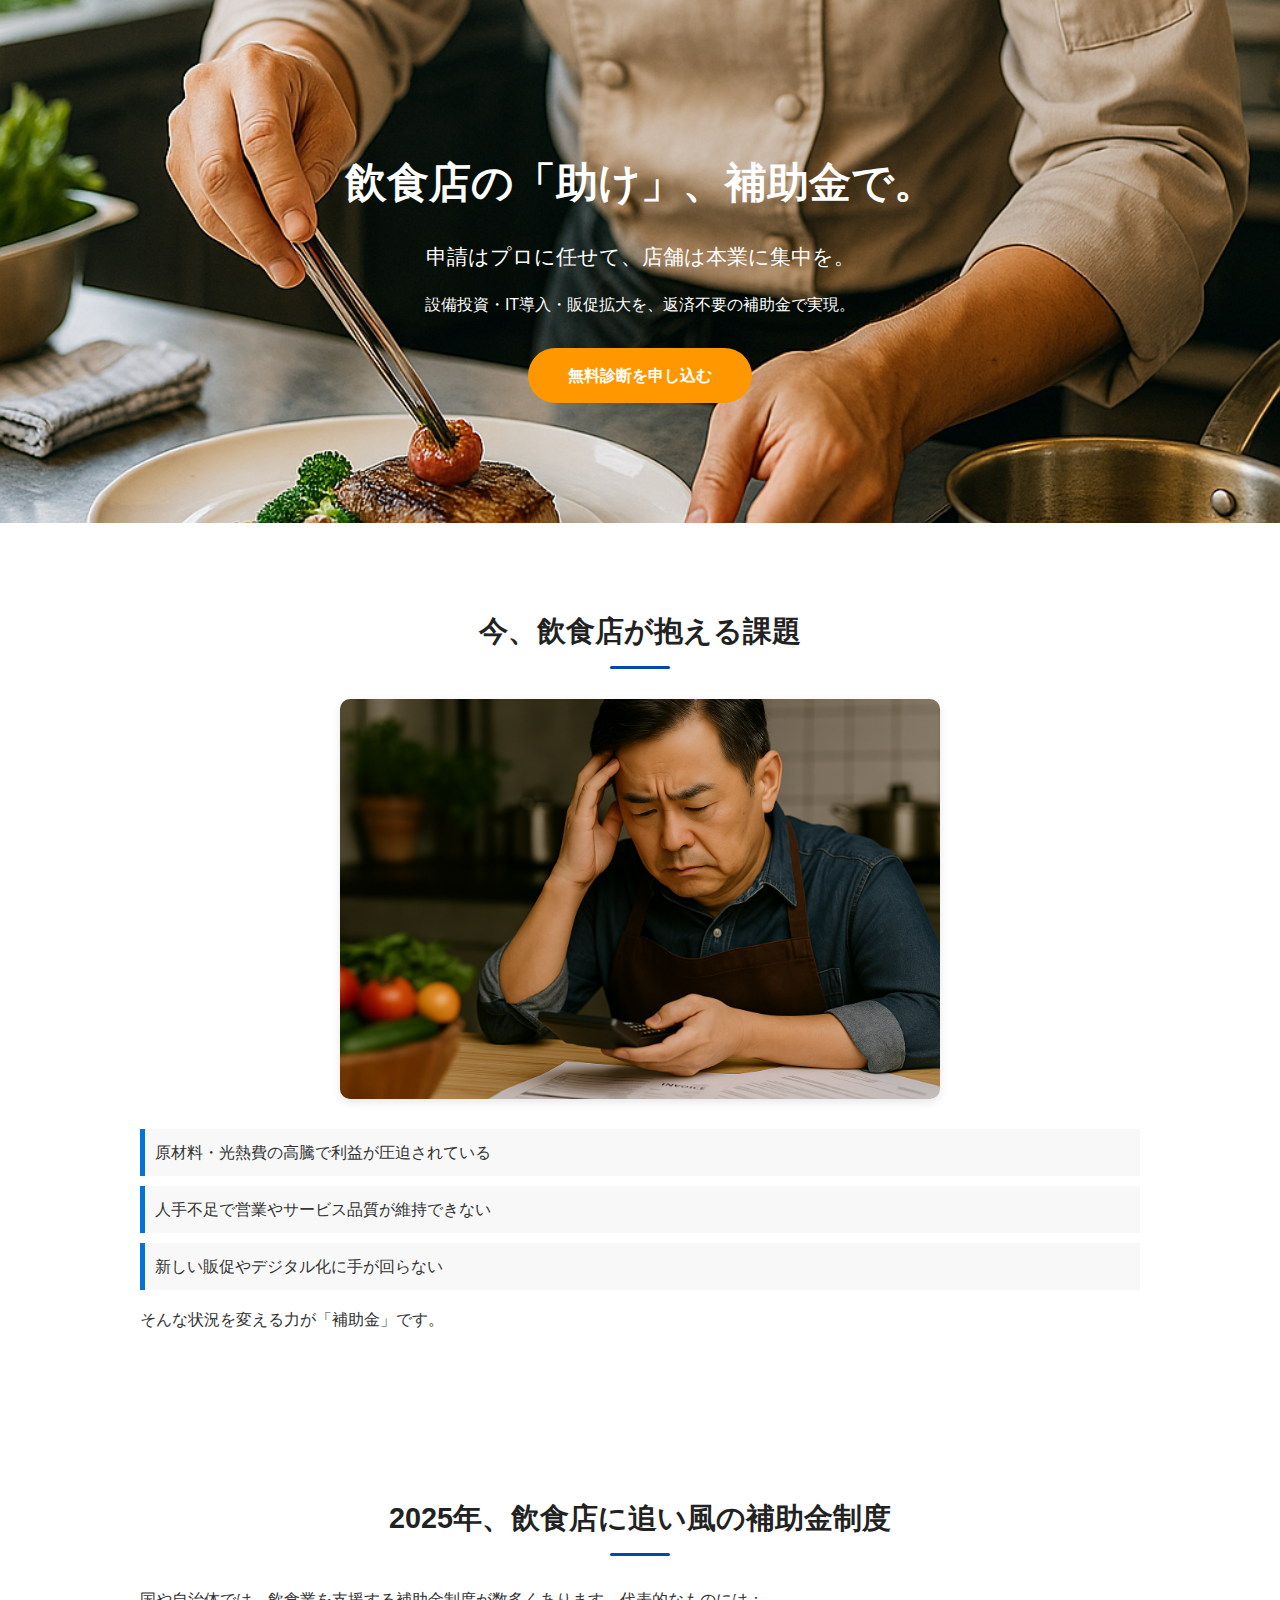
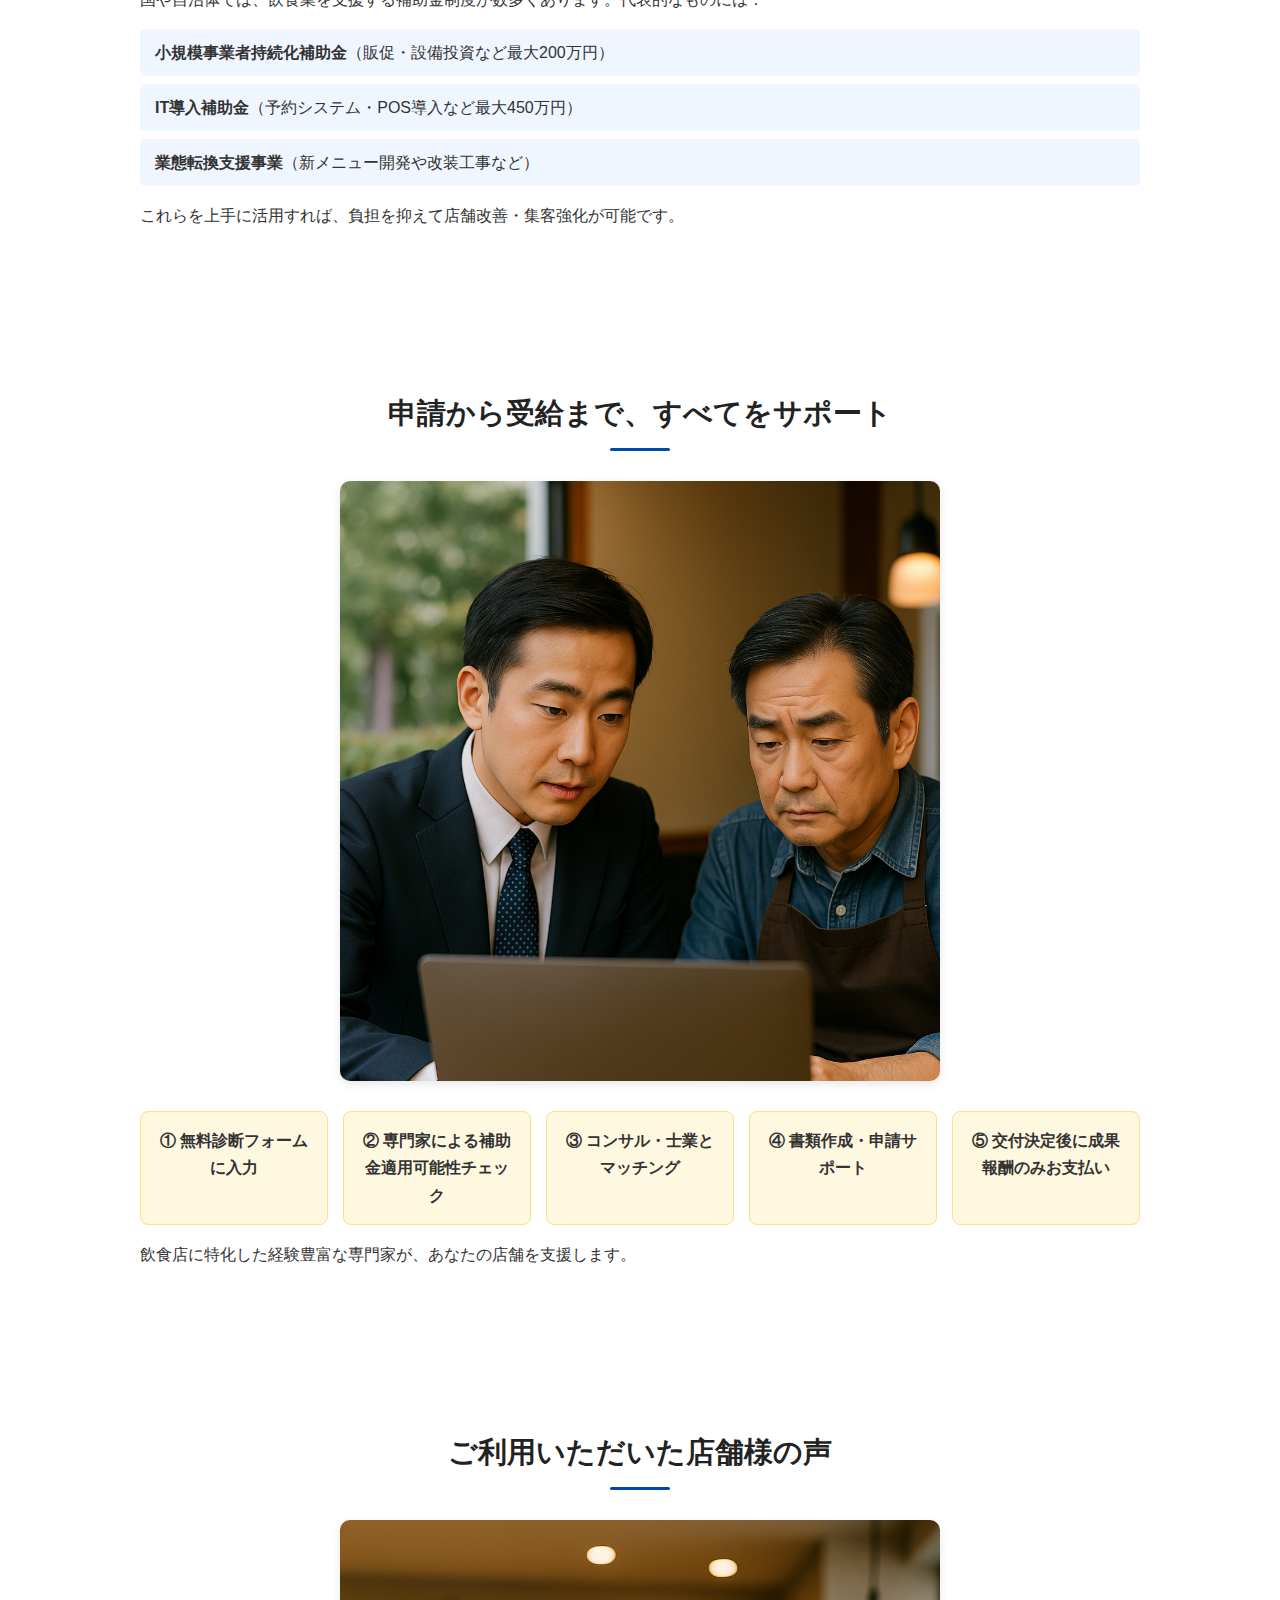
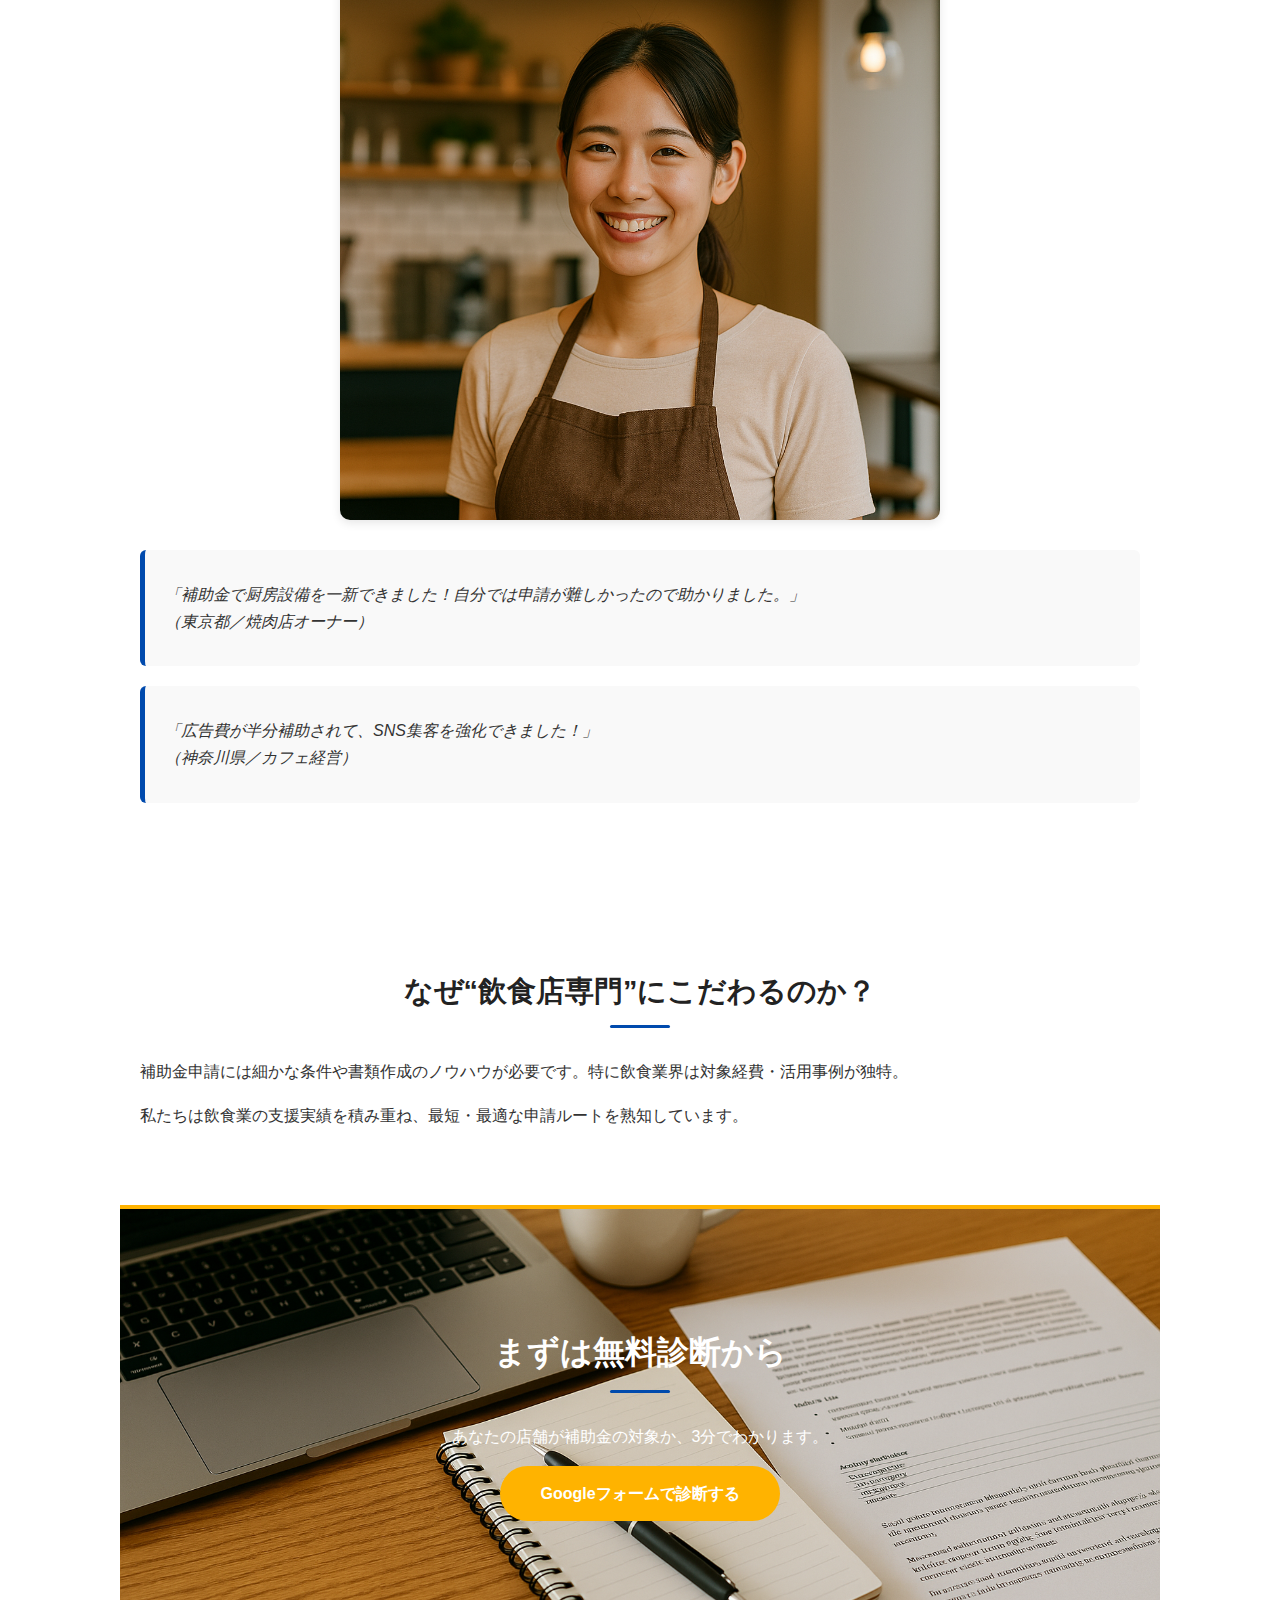
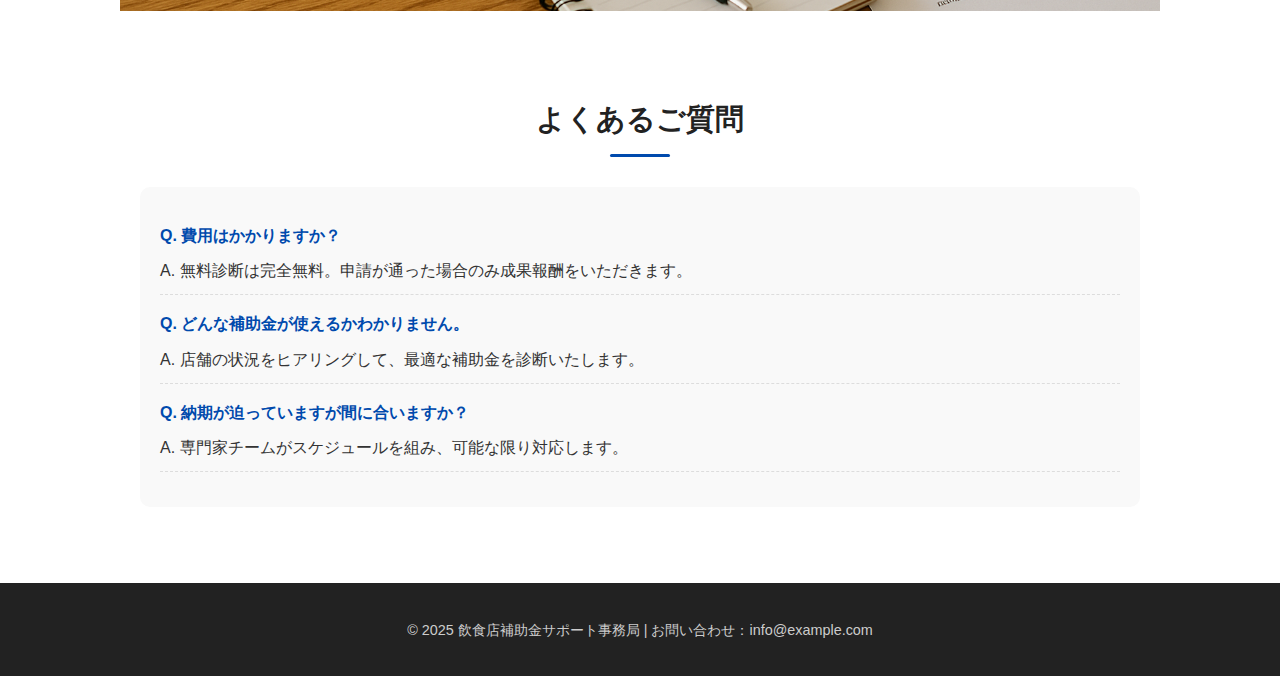
<file: index.html>
<!DOCTYPE html>
<html lang="ja">
<head>
  <meta charset="UTF-8" />
  <meta name="viewport" content="width=device-width, initial-scale=1.0" />
  <title>飲食店のための補助金申請サポート｜無料診断受付中</title>
  <meta name="description" content="飲食店専門の補助金申請サポート。申請の手間をプロに任せて、返済不要の補助金を活用。無料診断受付中！" />
  <link rel="stylesheet" href="style.css" />
</head>
<body>

  <!-- ヒーローセクション -->
  <header class="hero" style="background-image: url('images/hero.png'); background-size: cover; background-position: center 80%;">
    <div class="hero-content">
      <h1>飲食店の「助け」、補助金で。</h1>
      <p class="sub">申請はプロに任せて、店舗は本業に集中を。</p>
      <p class="lead">設備投資・IT導入・販促拡大を、返済不要の補助金で実現。</p>
      <a href="#diagnosis" class="cta">無料診断を申し込む</a>
    </div>
  </header>

  <!-- 課題提示 -->
  <section class="problems">
    <h2>今、飲食店が抱える課題</h2>
    <img src="images/problems.png" alt="悩む飲食店オーナー" class="section-img" />
    <ul>
      <li>原材料・光熱費の高騰で利益が圧迫されている</li>
      <li>人手不足で営業やサービス品質が維持できない</li>
      <li>新しい販促やデジタル化に手が回らない</li>
    </ul>
    <p>そんな状況を変える力が「補助金」です。</p>
  </section>

  <!-- 補助金活用の今 -->
  <section class="subsidy-now">
    <h2>2025年、飲食店に追い風の補助金制度</h2>
    <p>国や自治体では、飲食業を支援する補助金制度が数多くあります。代表的なものには：</p>
    <ul>
      <li><strong>小規模事業者持続化補助金</strong>（販促・設備投資など最大200万円）</li>
      <li><strong>IT導入補助金</strong>（予約システム・POS導入など最大450万円）</li>
      <li><strong>業態転換支援事業</strong>（新メニュー開発や改装工事など）</li>
    </ul>
    <p>これらを上手に活用すれば、負担を抑えて店舗改善・集客強化が可能です。</p>
  </section>

  <!-- サービス内容 -->
  <section class="service">
    <h2>申請から受給まで、すべてをサポート</h2>
    <img src="images/service.png" alt="士業と店舗オーナーの相談風景" class="section-img" />
    <div class="steps">
      <div class="step">① 無料診断フォームに入力</div>
      <div class="step">② 専門家による補助金適用可能性チェック</div>
      <div class="step">③ コンサル・士業とマッチング</div>
      <div class="step">④ 書類作成・申請サポート</div>
      <div class="step">⑤ 交付決定後に成果報酬のみお支払い</div>
    </div>
    <p>飲食店に特化した経験豊富な専門家が、あなたの店舗を支援します。</p>
  </section>

  <!-- お客様の声 -->
  <section class="voice">
    <h2>ご利用いただいた店舗様の声</h2>
    <img src="images/voice.png" alt="笑顔で接客するスタッフ" class="section-img" />
    <blockquote>
      <p>「補助金で厨房設備を一新できました！自分では申請が難しかったので助かりました。」<br>（東京都／焼肉店オーナー）</p>
    </blockquote>
    <blockquote>
      <p>「広告費が半分補助されて、SNS集客を強化できました！」<br>（神奈川県／カフェ経営）</p>
    </blockquote>
  </section>

  <!-- 飲食店特化の理由 -->
  <section class="why">
    <h2>なぜ“飲食店専門”にこだわるのか？</h2>
    <p>補助金申請には細かな条件や書類作成のノウハウが必要です。特に飲食業界は対象経費・活用事例が独特。</p>
    <p>私たちは飲食業の支援実績を積み重ね、最短・最適な申請ルートを熟知しています。</p>
  </section>

  <!-- 無料診断フォーム案内 -->
  <section id="diagnosis" class="form-section" style="background-image: url('images/form.png'); background-size: cover; background-position: center;">
    <div class="form-overlay">
      <h2>まずは無料診断から</h2>
      <p>あなたの店舗が補助金の対象か、3分でわかります。</p>
      <a href="https://forms.gle/wyaNAfjVt2sP4WhEA" class="cta">Googleフォームで診断する</a>
    </div>
  </section>

  <!-- FAQ -->
  <section class="faq">
    <h2>よくあるご質問</h2>
    <dl>
      <dt>Q. 費用はかかりますか？</dt>
      <dd>A. 無料診断は完全無料。申請が通った場合のみ成果報酬をいただきます。</dd>
      <dt>Q. どんな補助金が使えるかわかりません。</dt>
      <dd>A. 店舗の状況をヒアリングして、最適な補助金を診断いたします。</dd>
      <dt>Q. 納期が迫っていますが間に合いますか？</dt>
      <dd>A. 専門家チームがスケジュールを組み、可能な限り対応します。</dd>
    </dl>
  </section>

  <!-- フッター -->
  <footer>
    <p>© 2025 飲食店補助金サポート事務局 | お問い合わせ：info@example.com</p>
  </footer>

</body>
</html>
</file>
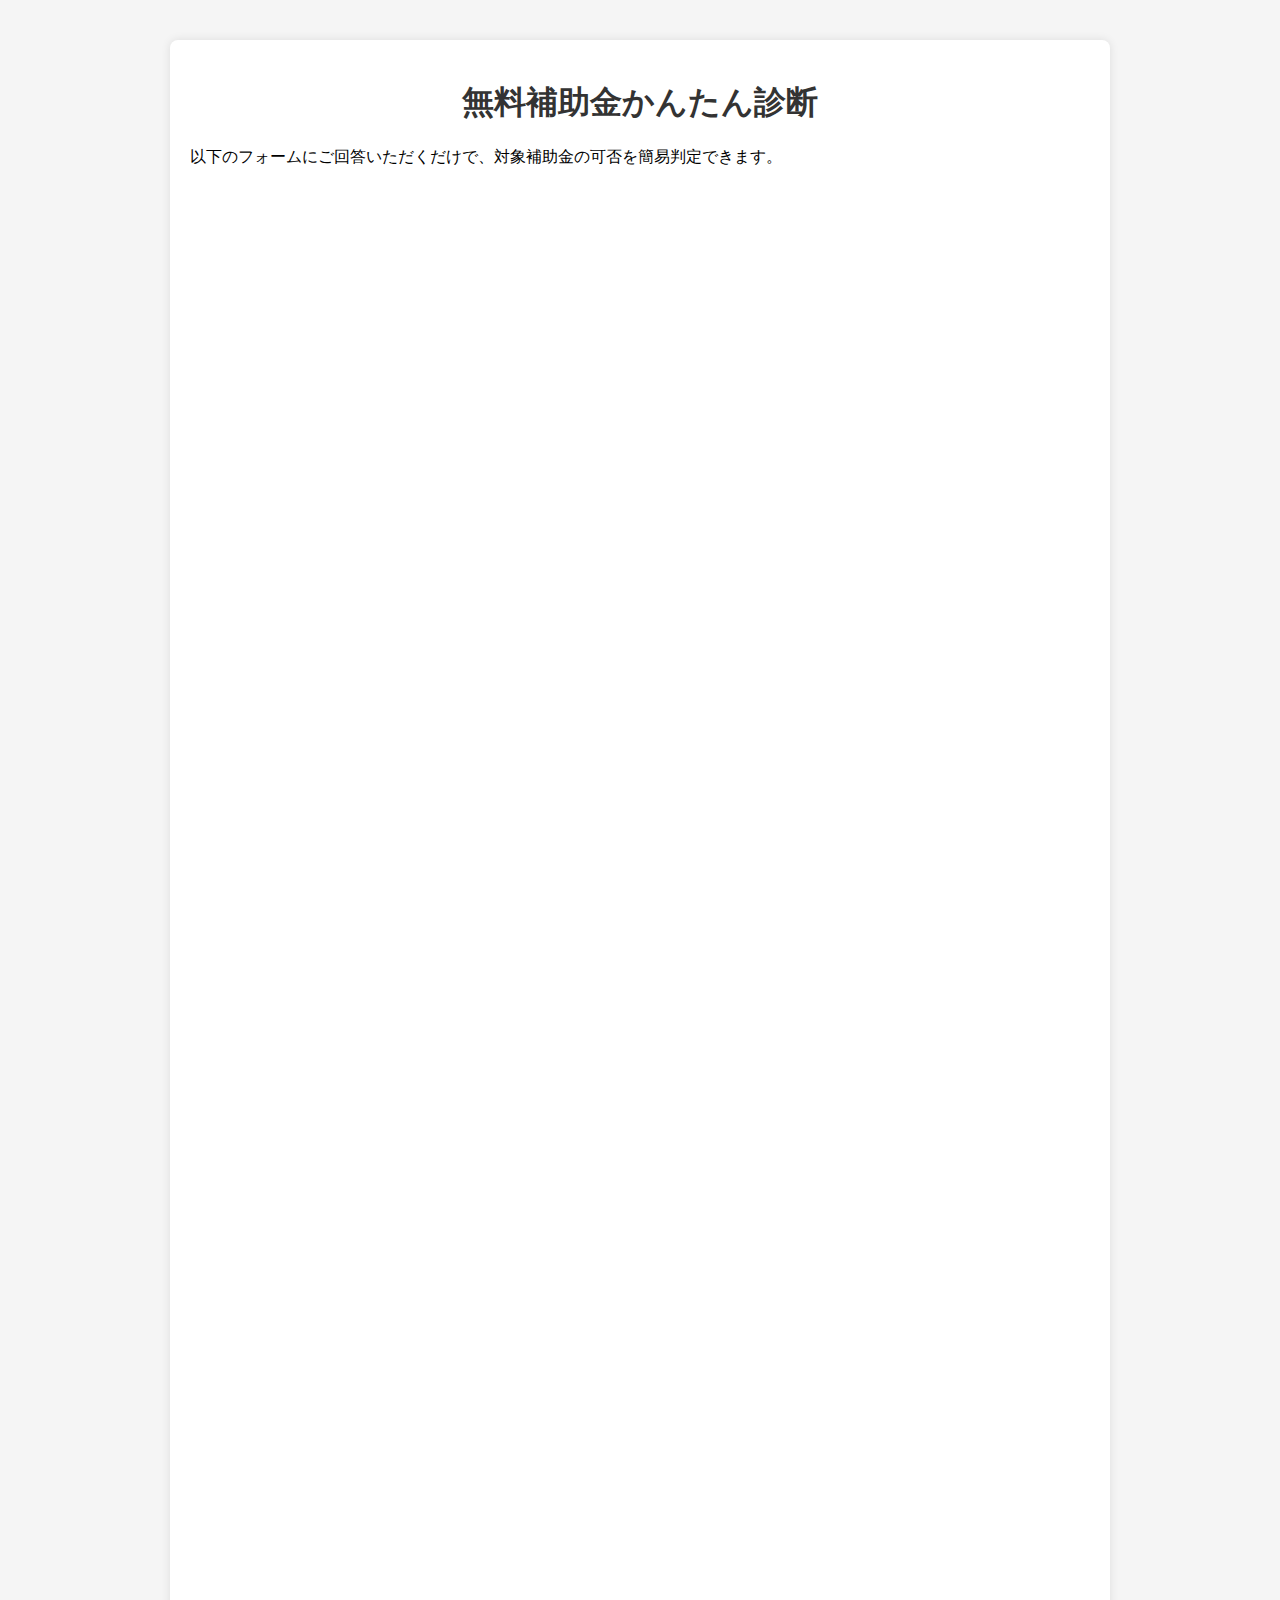
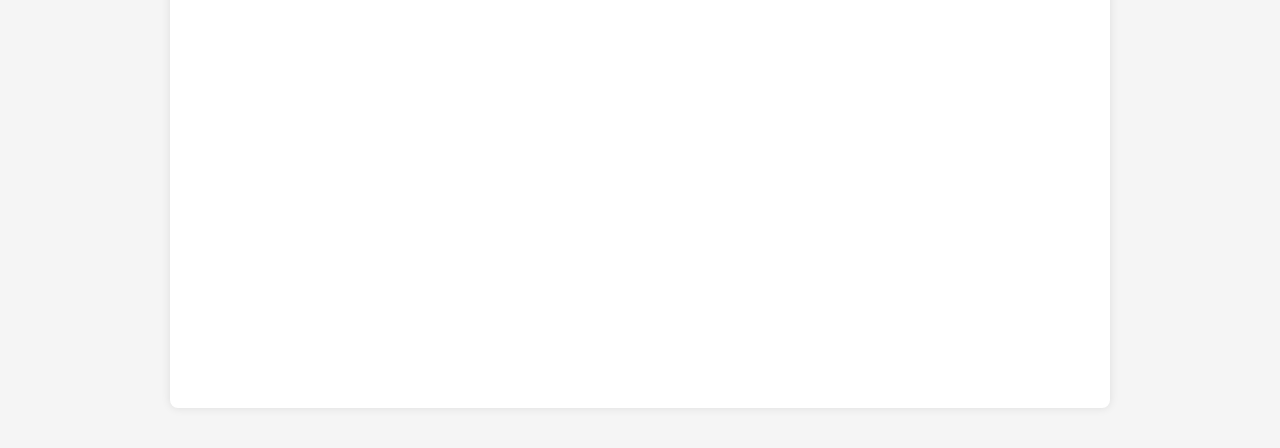
<file: diagnosis.html>
<!DOCTYPE html>
<html lang="ja">
<head>
    <meta charset="UTF-8">
    <meta name="viewport" content="width=device-width, initial-scale=1.0">
    <title>無料補助金簡易診断｜SunsCreate</title>
    <style>
        body {
            font-family: sans-serif;
            background: #f5f5f5;
            margin: 0;
            padding: 0;
        }
        .container {
            max-width: 900px;
            margin: 40px auto;
            background: #fff;
            padding: 20px;
            border-radius: 8px;
            box-shadow: 0 0 10px rgba(0,0,0,0.1);
        }
        h1 {
            text-align: center;
            color: #333;
        }
        iframe {
            width: 100%;
            height: 1800px;
            border: none;
        }
    </style>
</head>
<body>
    <div class="container">
        <h1>無料補助金かんたん診断</h1>
        <p>以下のフォームにご回答いただくだけで、対象補助金の可否を簡易判定できます。</p>

        <!-- Googleフォーム埋め込み -->
        <iframe 
            src="https://docs.google.com/forms/d/e/1FAIpQLSeH1XBAHu4PIKSskmhXqPH2rc8M0rOo0jtvmYtYt0NMXOYWVA/viewform?embedded=true" 
            frameborder="0" 
            marginheight="0" 
            marginwidth="0">
            読み込んでいます…
        </iframe>

    </div>
</body>
</html>
</file>
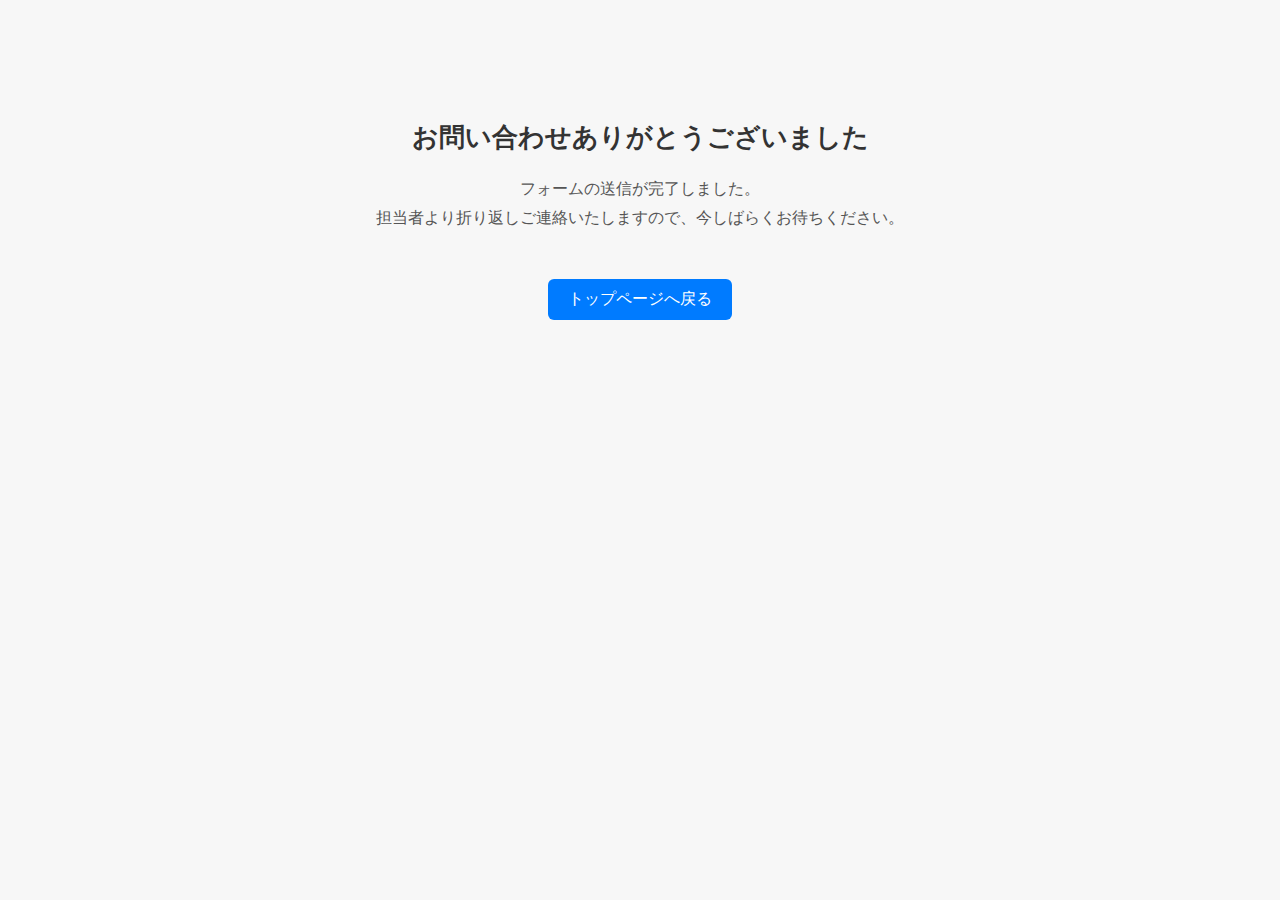
<file: thanks.html>
<!DOCTYPE html>
<html lang="ja">
<head>
    <meta charset="UTF-8">
    <meta name="viewport" content="width=device-width, initial-scale=1.0">
    <title>お問い合わせありがとうございました｜SunsCreate 補助金サポートセンター</title>

   <!-- Google tag (gtag.js) -->
    <script async src="https://www.googletagmanager.com/gtag/js?id=AW-17723626665"></script>
    <script>
      window.dataLayer = window.dataLayer || [];
      function gtag(){dataLayer.push(arguments);}
      gtag('js', new Date());

      gtag('config', 'AW-17723626665');
    </script>
        <style>
            body {
                font-family: "Helvetica Neue", Arial, sans-serif;
                background: #f7f7f7;
                padding: 0;
                margin: 0;
                text-align: center;
             }
            .container {
                margin-top: 120px;
            }
            h1 {
                color: #333;
                font-size: 26px;
                margin-bottom: 20px;
            }
            p {
                color: #555;
                font-size: 16px;
                line-height: 1.8;
            }
            a {
                display: inline-block;
                margin-top: 30px;
                padding: 10px 20px;
                background: #007bff;
                color: #fff;
                border-radius: 6px;
                text-decoration: none;
            }
            a:hover {
                background: #005fcc;
            }
        </style>
    
</head>
<body>

<div class="container">
    <h1>お問い合わせありがとうございました</h1>
    <p>
        フォームの送信が完了しました。<br>
        担当者より折り返しご連絡いたしますので、今しばらくお待ちください。
    </p>

    <a href="index.html">トップページへ戻る</a>
</div>

</body>
</html>
</file>
<file: style.css>
/* ===========================
  全体設定
=========================== */
body {
  font-family: 'Noto Sans JP', sans-serif;
  line-height: 1.7;
  color: #333;
  background-color: #fff;
  margin: 0;
  padding: 0;
}

h1, h2, h3 {
  font-weight: 700;
  color: #222;
}

a {
  text-decoration: none;
  color: #fff;
}

section {
  padding: 60px 20px;
  max-width: 1000px;
  margin: 0 auto;
}

ul {
  list-style: none;
  padding: 0;
}

/* ===========================
  共通要素（画像・レイアウト）
=========================== */
.section-img {
  display: block;
  width: 100%;
  max-width: 900px;
  margin: 20px auto 40px;
  border-radius: 10px;
  box-shadow: 0 5px 15px rgba(0,0,0,0.08);
  object-fit: cover;
}

/* ===========================
  ヒーローセクション
=========================== */
.hero {
  background: linear-gradient(to right, rgba(0,74,173,0.7), rgba(0,116,217,0.7)),
              url('images/hero.png') center/cover no-repeat;
  color: #fff;
  text-align: center;
  padding: 120px 20px;
  background-blend-mode: overlay;
}

.hero h1 {
  font-size: 2.6em;
  margin-bottom: 10px;
  color: #fff;
}

.hero .sub {
  font-size: 1.3em;
  margin-bottom: 15px;
  font-weight: 400;
}

.hero .lead {
  font-size: 1em;
  margin-bottom: 30px;
}

.cta {
  display: inline-block;
  background: #ff9800;
  color: #fff;
  padding: 14px 40px;
  border-radius: 50px;
  font-weight: bold;
  transition: 0.3s;
}

.cta:hover {
  background: #e68a00;
  transform: translateY(-2px);
}

/* ===========================
  セクションタイトル
=========================== */
section h2 {
  font-size: 1.8em;
  text-align: center;
  margin-bottom: 30px;
  position: relative;
}

section h2::after {
  content: '';
  width: 60px;
  height: 3px;
  background: #004aad;
  display: block;
  margin: 10px auto 0;
  border-radius: 2px;
}

/* ===========================
  課題提示
=========================== */
.problems ul li {
  background: #f8f8f8;
  border-left: 5px solid #0074d9;
  padding: 10px;
  margin: 10px 0;
}

/* ===========================
  補助金活用の今
=========================== */
.subsidy-now ul li {
  background: #f0f6ff;
  padding: 10px 15px;
  border-radius: 5px;
  margin: 8px 0;
}

/* ===========================
  サービス内容
=========================== */
.steps {
  display: grid;
  grid-template-columns: repeat(auto-fit, minmax(180px, 1fr));
  gap: 15px;
  text-align: center;
}

.step {
  background: #fff8e1;
  border: 1px solid #ffe082;
  padding: 15px;
  border-radius: 8px;
  font-weight: bold;
  transition: 0.2s;
}

.step:hover {
  background: #ffecb3;
}

/* ===========================
  お客様の声
=========================== */
.voice blockquote {
  background: #f9f9f9;
  border-left: 5px solid #004aad;
  margin: 20px 0;
  padding: 15px 20px;
  font-style: italic;
  border-radius: 6px;
}

/* ===========================
  無料診断セクション
=========================== */
.form-section {
  background: linear-gradient(to bottom, rgba(0,74,173,0.7), rgba(0,74,173,0.7)),
              url('images/form.png') center/cover no-repeat;
  color: #fff;
  text-align: center;
  padding: 90px 20px;
  background-blend-mode: overlay;
  border-top: 4px solid #ffb300;
}

.form-section h2 {
  font-size: 2em;
  color: #FFFFFF
}

.form-section a.cta {
  background: #ffb300;
}

.form-section a.cta:hover {
  background: #ffa000;
}

/* ===========================
  FAQ
=========================== */
.faq dl {
  background: #f9f9f9;
  padding: 20px;
  border-radius: 10px;
}

.faq dt {
  font-weight: bold;
  color: #004aad;
  margin-top: 15px;
}

.faq dd {
  margin: 8px 0 15px 0;
  border-bottom: 1px dashed #ddd;
  padding-bottom: 10px;
}

/* ===========================
  フッター
=========================== */
footer {
  background: #222;
  color: #ccc;
  text-align: center;
  padding: 20px 10px;
  font-size: 0.9em;
}

footer a {
  color: #ffb300;
}

/* ===========================
  レスポンシブ
=========================== */
@media (max-width: 768px) {
  .hero {
    padding: 100px 15px;
  }
  h1 {
    font-size: 1.9em;
  }
  .section-img {
    border-radius: 6px;
  }
}

/* ===========================
  セクション画像共通スタイル
=========================== */
.section-img {
  display: block;
  width: 60%;
  max-width: 800px;
  margin: 0 auto 30px auto;
  border-radius: 10px;
  box-shadow: 0 3px 10px rgba(0, 0, 0, 0.1);
  object-fit: cover;
}
</file>
